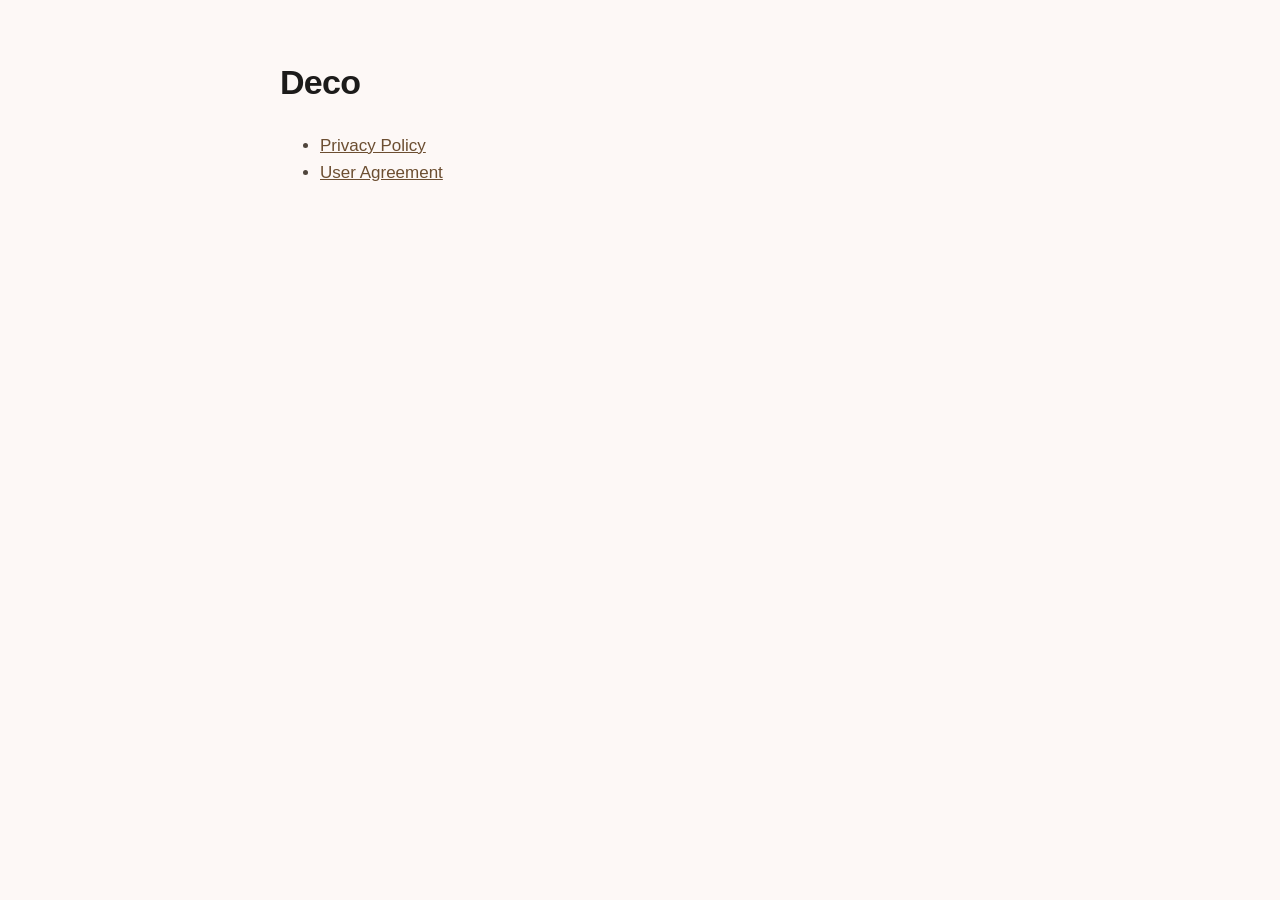
<file: index.html>
<!DOCTYPE html>
<html lang="en">
<head>
  <meta charset="utf-8">
  <meta name="viewport" content="width=device-width, initial-scale=1">
  <title>Deco Support</title>
  <link rel="stylesheet" href="legal.css">
</head>
<body>
  <main>
    <h1>Deco</h1>
    <ul>
      <li><a href="privacy-policy.html">Privacy Policy</a></li>
      <li><a href="user-agreement.html">User Agreement</a></li>
    </ul>
  </main>
</body>
</html>
</file>
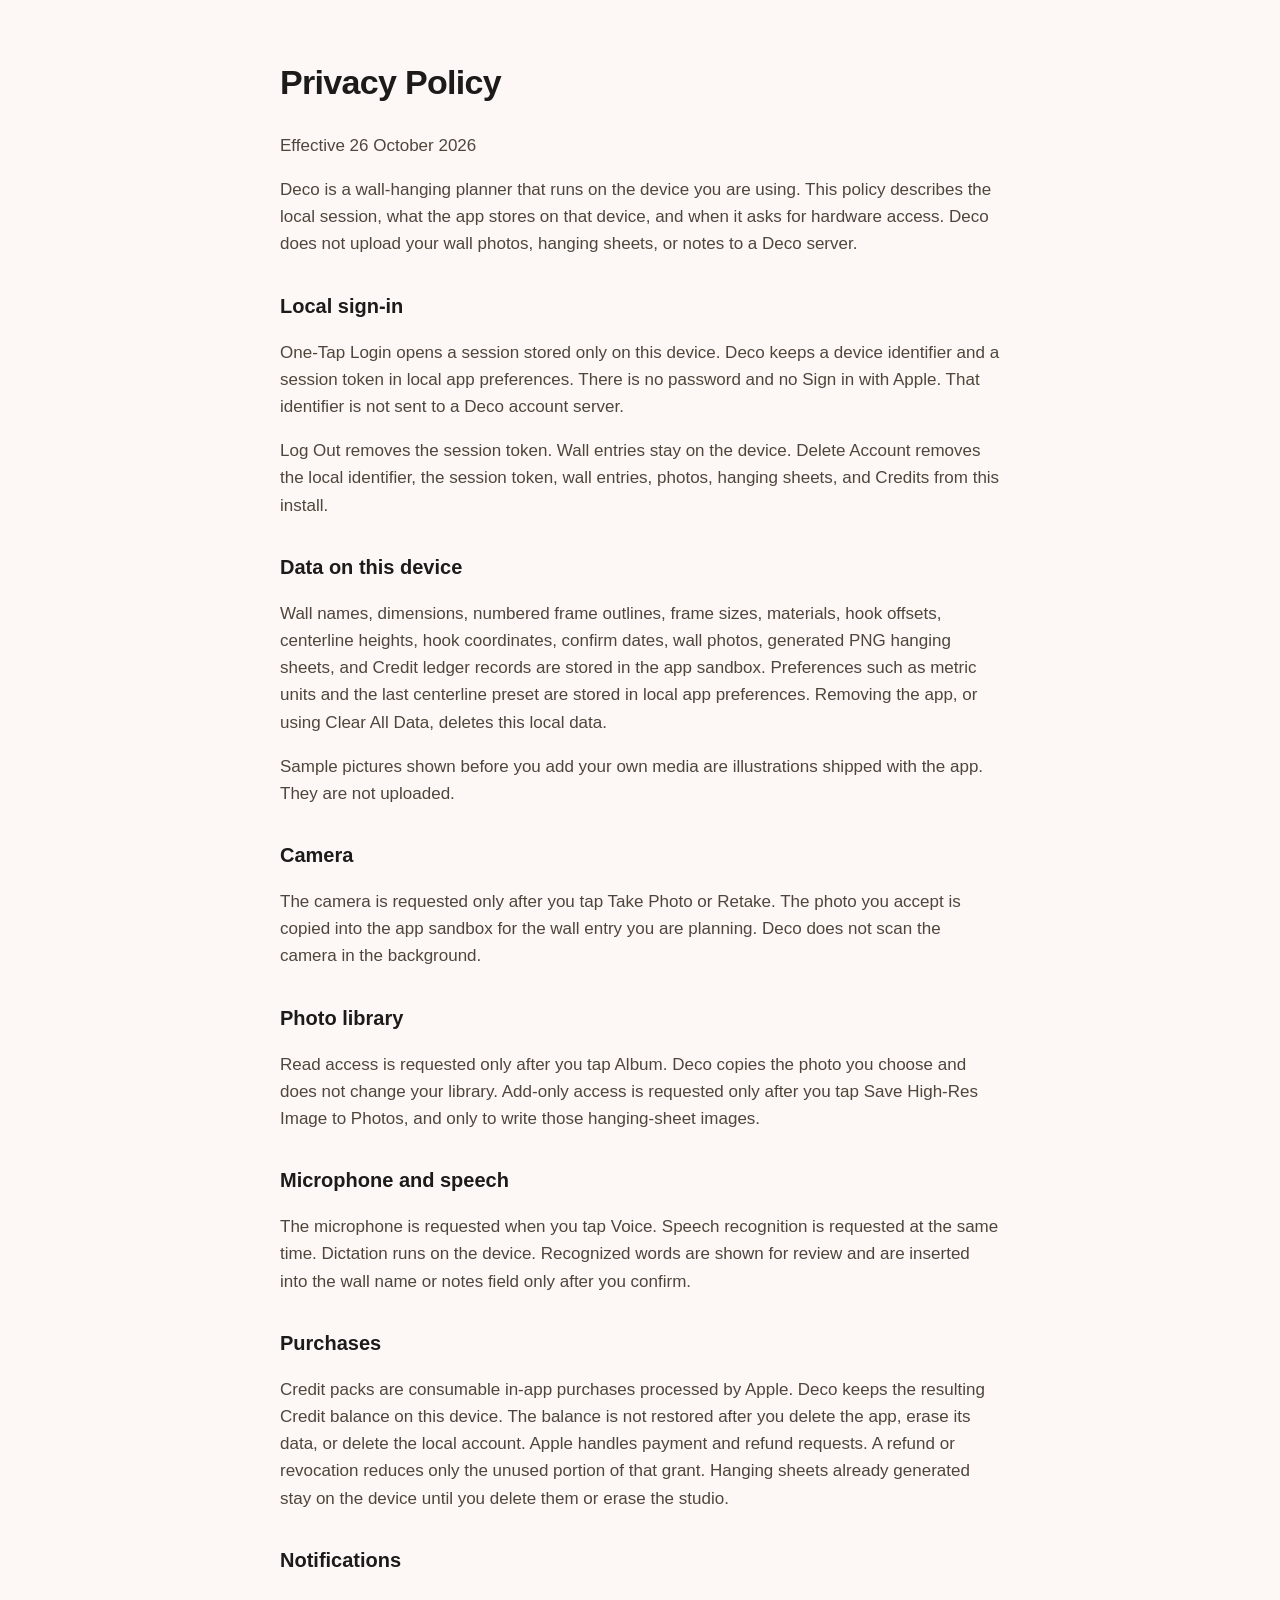
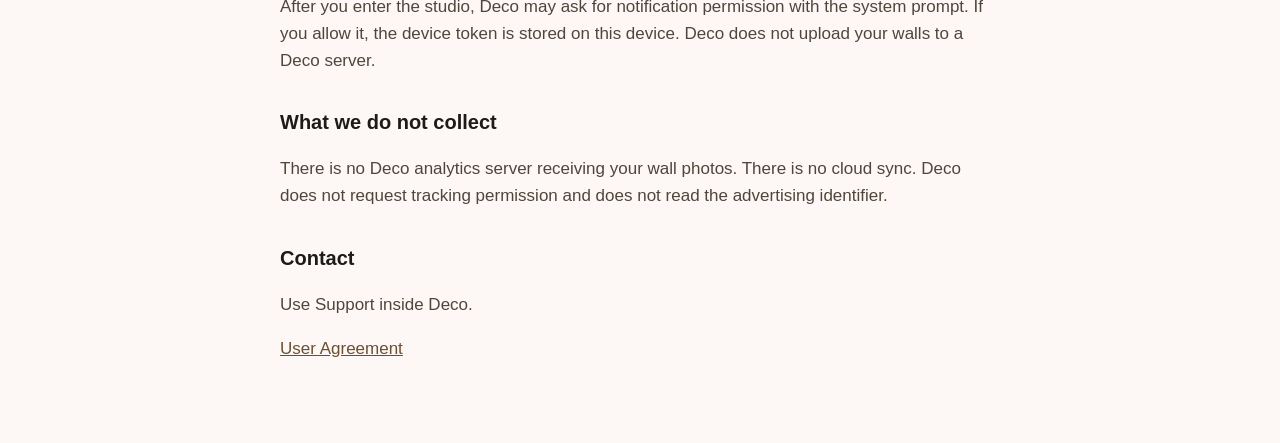
<file: privacy-policy.html>
<!DOCTYPE html>
<html lang="en">
<head>
  <meta charset="utf-8">
  <meta name="viewport" content="width=device-width, initial-scale=1">
  <title>Privacy Policy</title>
  <link rel="stylesheet" href="legal.css">
</head>
<body>
  <main>
    <h1>Privacy Policy</h1>
    <p>Effective 26 October 2026</p>
    <p>Deco is a wall-hanging planner that runs on the device you are using. This policy describes the local session, what the app stores on that device, and when it asks for hardware access. Deco does not upload your wall photos, hanging sheets, or notes to a Deco server.</p>

    <h2>Local sign-in</h2>
    <p>One-Tap Login opens a session stored only on this device. Deco keeps a device identifier and a session token in local app preferences. There is no password and no Sign in with Apple. That identifier is not sent to a Deco account server.</p>
    <p>Log Out removes the session token. Wall entries stay on the device. Delete Account removes the local identifier, the session token, wall entries, photos, hanging sheets, and Credits from this install.</p>

    <h2>Data on this device</h2>
    <p>Wall names, dimensions, numbered frame outlines, frame sizes, materials, hook offsets, centerline heights, hook coordinates, confirm dates, wall photos, generated PNG hanging sheets, and Credit ledger records are stored in the app sandbox. Preferences such as metric units and the last centerline preset are stored in local app preferences. Removing the app, or using Clear All Data, deletes this local data.</p>
    <p>Sample pictures shown before you add your own media are illustrations shipped with the app. They are not uploaded.</p>

    <h2>Camera</h2>
    <p>The camera is requested only after you tap Take Photo or Retake. The photo you accept is copied into the app sandbox for the wall entry you are planning. Deco does not scan the camera in the background.</p>

    <h2>Photo library</h2>
    <p>Read access is requested only after you tap Album. Deco copies the photo you choose and does not change your library. Add-only access is requested only after you tap Save High-Res Image to Photos, and only to write those hanging-sheet images.</p>

    <h2>Microphone and speech</h2>
    <p>The microphone is requested when you tap Voice. Speech recognition is requested at the same time. Dictation runs on the device. Recognized words are shown for review and are inserted into the wall name or notes field only after you confirm.</p>

    <h2>Purchases</h2>
    <p>Credit packs are consumable in-app purchases processed by Apple. Deco keeps the resulting Credit balance on this device. The balance is not restored after you delete the app, erase its data, or delete the local account. Apple handles payment and refund requests. A refund or revocation reduces only the unused portion of that grant. Hanging sheets already generated stay on the device until you delete them or erase the studio.</p>

    <h2>Notifications</h2>
    <p>After you enter the studio, Deco may ask for notification permission with the system prompt. If you allow it, the device token is stored on this device. Deco does not upload your walls to a Deco server.</p>

    <h2>What we do not collect</h2>
    <p>There is no Deco analytics server receiving your wall photos. There is no cloud sync. Deco does not request tracking permission and does not read the advertising identifier.</p>

    <h2>Contact</h2>
    <p>Use Support inside Deco.</p>
    <p><a href="user-agreement.html">User Agreement</a></p>
  </main>
</body>
</html>
</file>
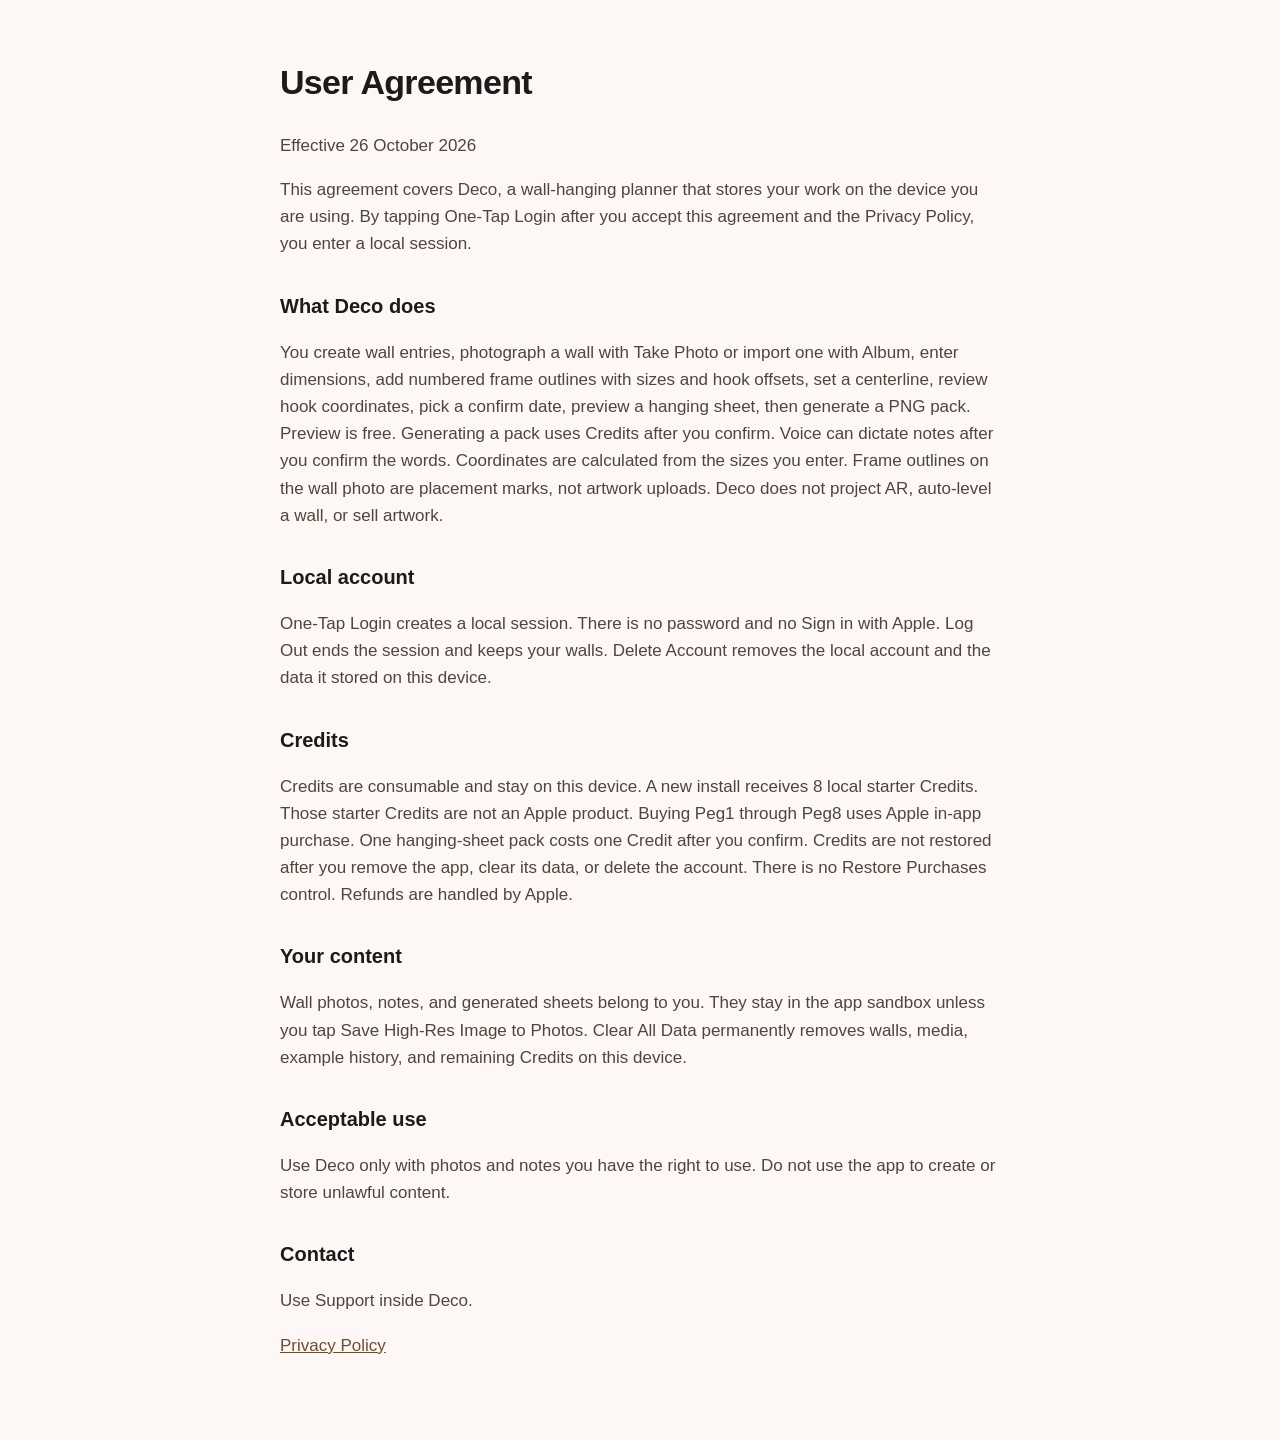
<file: user-agreement.html>
<!DOCTYPE html>
<html lang="en">
<head>
  <meta charset="utf-8">
  <meta name="viewport" content="width=device-width, initial-scale=1">
  <title>User Agreement</title>
  <link rel="stylesheet" href="legal.css">
</head>
<body>
  <main>
    <h1>User Agreement</h1>
    <p>Effective 26 October 2026</p>
    <p>This agreement covers Deco, a wall-hanging planner that stores your work on the device you are using. By tapping One-Tap Login after you accept this agreement and the Privacy Policy, you enter a local session.</p>

    <h2>What Deco does</h2>
    <p>You create wall entries, photograph a wall with Take Photo or import one with Album, enter dimensions, add numbered frame outlines with sizes and hook offsets, set a centerline, review hook coordinates, pick a confirm date, preview a hanging sheet, then generate a PNG pack. Preview is free. Generating a pack uses Credits after you confirm. Voice can dictate notes after you confirm the words. Coordinates are calculated from the sizes you enter. Frame outlines on the wall photo are placement marks, not artwork uploads. Deco does not project AR, auto-level a wall, or sell artwork.</p>

    <h2>Local account</h2>
    <p>One-Tap Login creates a local session. There is no password and no Sign in with Apple. Log Out ends the session and keeps your walls. Delete Account removes the local account and the data it stored on this device.</p>

    <h2>Credits</h2>
    <p>Credits are consumable and stay on this device. A new install receives 8 local starter Credits. Those starter Credits are not an Apple product. Buying Peg1 through Peg8 uses Apple in-app purchase. One hanging-sheet pack costs one Credit after you confirm. Credits are not restored after you remove the app, clear its data, or delete the account. There is no Restore Purchases control. Refunds are handled by Apple.</p>

    <h2>Your content</h2>
    <p>Wall photos, notes, and generated sheets belong to you. They stay in the app sandbox unless you tap Save High-Res Image to Photos. Clear All Data permanently removes walls, media, example history, and remaining Credits on this device.</p>

    <h2>Acceptable use</h2>
    <p>Use Deco only with photos and notes you have the right to use. Do not use the app to create or store unlawful content.</p>

    <h2>Contact</h2>
    <p>Use Support inside Deco.</p>
    <p><a href="privacy-policy.html">Privacy Policy</a></p>
  </main>
</body>
</html>
</file>
<file: legal.css>
:root { color-scheme: light; }
body {
  margin: 0;
  background: #fdf8f6;
  color: #1c1b1a;
  font: 17px/1.6 -apple-system, BlinkMacSystemFont, "Segoe UI", sans-serif;
}
main { max-width: 720px; margin: 0 auto; padding: 32px 20px 64px; }
h1 { font-weight: 600; letter-spacing: -0.02em; }
h2 { font-size: 20px; margin-top: 2rem; }
a { color: #6c4e31; }
p, li { color: #4f453c; }
</file>
